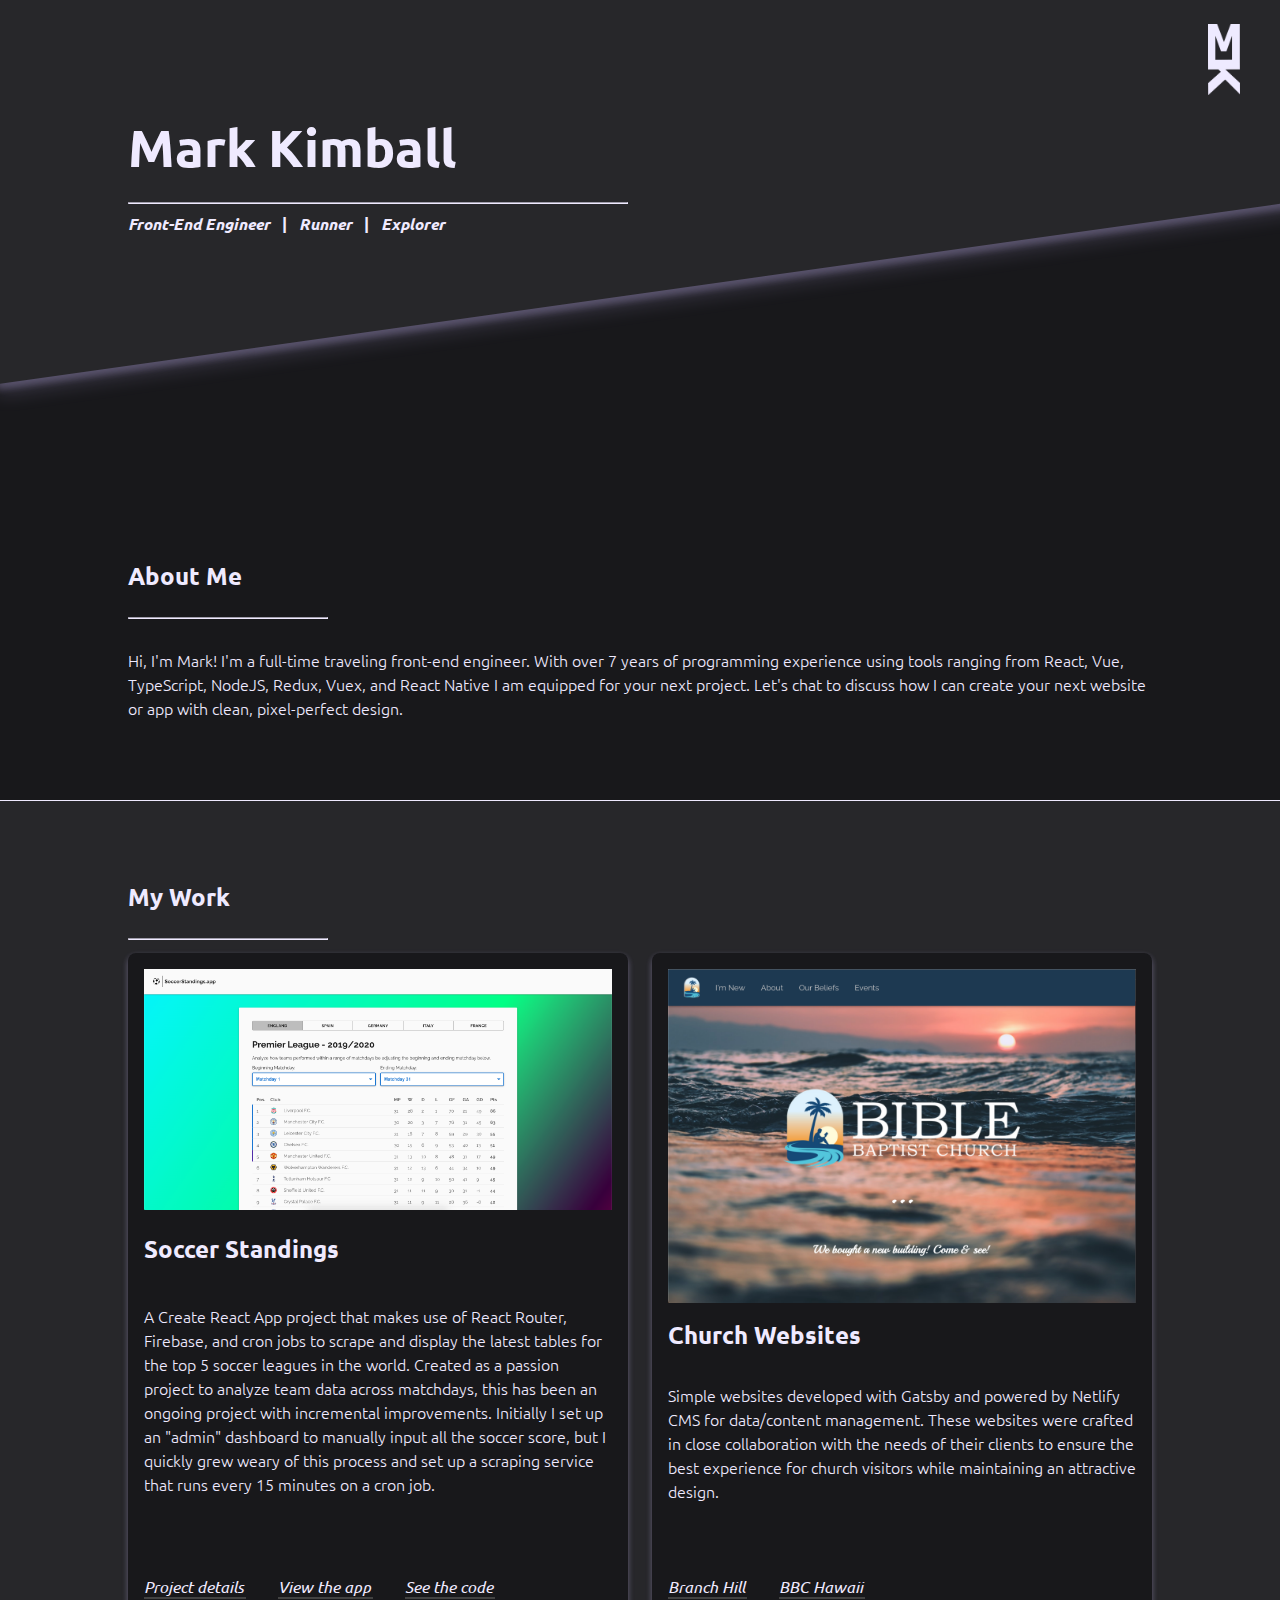
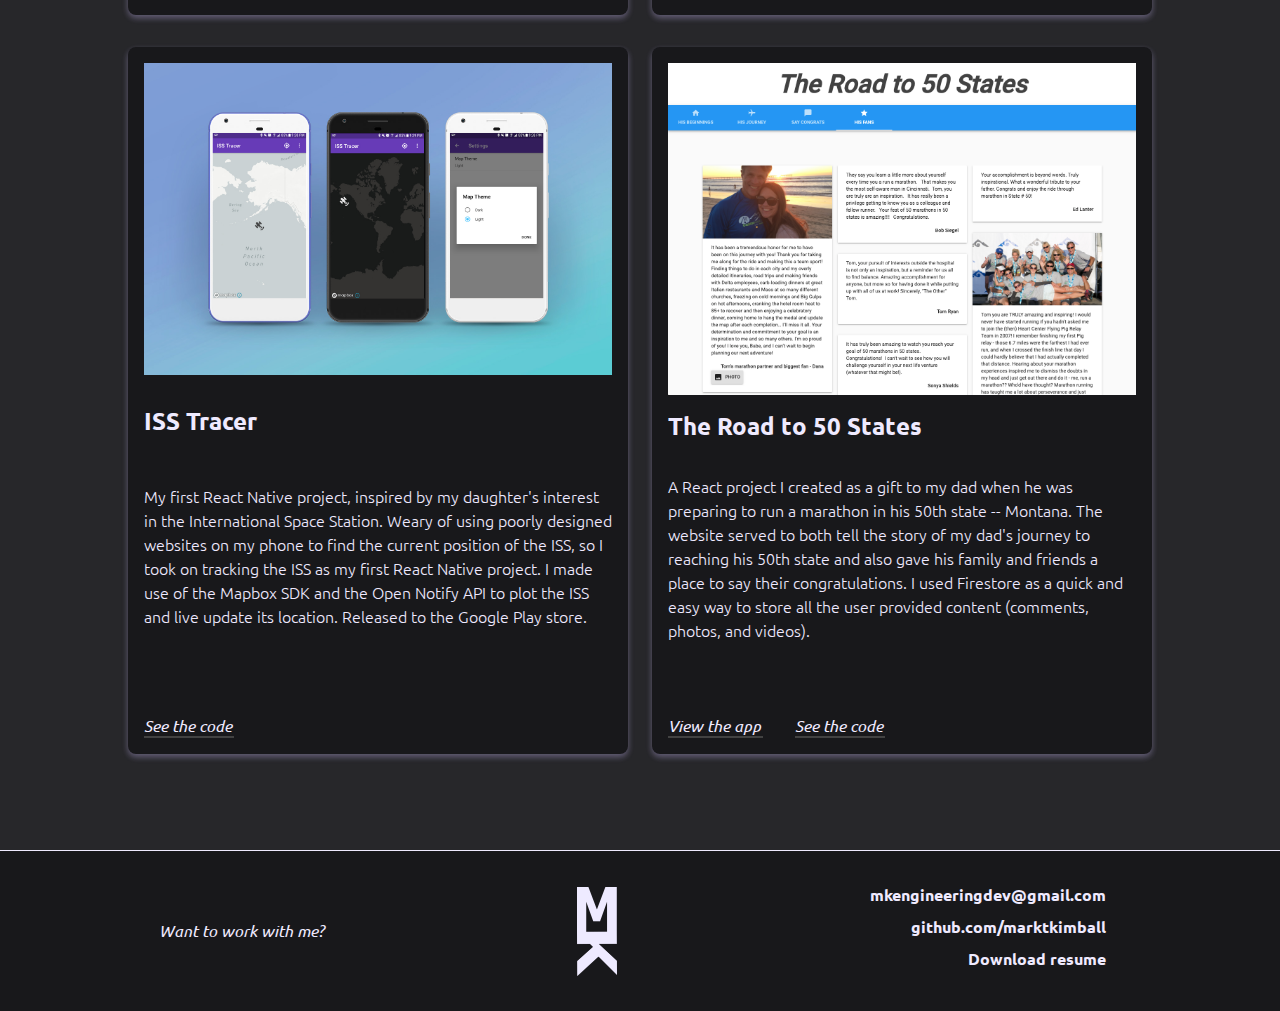
<file: index.html>
<!DOCTYPE html>
<html lang="en">
  <head>
    <meta charset="UTF-8" />
    <meta name="viewport" content="width=device-width, initial-scale=1.0" />
    <meta http-equiv="X-UA-Compatible" content="ie=edge" />
    <link rel="shortcut icon" href="./assets/favicon.ico" />
    <link
      href="https://fonts.googleapis.com/css?family=Ubuntu"
      rel="stylesheet"
    />
    <link href="./main.css" rel="stylesheet" type="text/css" />
    <title>Mark Kimball</title>
  </head>

  <body>
    <img
      class="header-logo colorize"
      src="./assets/wordmark.png"
      alt="wordmark logo"
    />
    <header>
      <div class="stripe-container">
        <div class="stripe elevation-3"></div>
      </div>
      <div class="title">
        <h1>Mark Kimball</h1>
        <hr />
        <h4 class="interests-container">
          <span>Front-End Engineer</span>
          <span class="interests-divider">|</span>
          <span>Runner</span>
          <span class="interests-divider">|</span>
          <span>Explorer</span>
        </h4>
      </div>
    </header>
    <section class="about">
      <div>
        <h2>About Me</h2>
        <hr />
      </div>
      <div>
        <p>
          Hi, I'm Mark! I'm a full-time traveling front-end engineer. With over
          7 years of programming experience using tools ranging from React, Vue,
          TypeScript, NodeJS, Redux, Vuex, and React Native I am equipped for
          your next project. Let's chat to discuss how I can create your next
          website or app with clean, pixel-perfect design.
        </p>
      </div>
    </section>
    <section class="projects">
      <div class="projects-section-title">
        <h2>My Work</h2>
        <hr />
      </div>
      <div class="project-grid">
        <div class="card elevation-2">
          <img
            class="card-media"
            src="./assets/soccer-standings-1.png"
            alt="soccer standings overview"
          />
          <h2>Soccer Standings</h2>
          <p>
            A Create React App project that makes use of React Router, Firebase,
            and cron jobs to scrape and display the latest tables for the top 5
            soccer leagues in the world. Created as a passion project to analyze
            team data across matchdays, this has been an ongoing project with
            incremental improvements. Initially I set up an "admin" dashboard to
            manually input all the soccer score, but I quickly grew weary of
            this process and set up a scraping service that runs every 15
            minutes on a cron job.
          </p>
          <div class="extras">
            <a class="view-link project-link" href="./soccer-standings.html">
              Project details
            </a>
            <a
              class="view-link"
              href="https://soccer-table-c68e5.web.app/league/england"
              rel="noopener noreferer"
              target="_blanket"
            >
              View the app
            </a>
            <a
              class="view-link code-link"
              href="https://github.com/marktkimball/soccer-table"
              rel="noopener noreferer"
              target="_blanket"
            >
              See the code
            </a>
          </div>
        </div>
        <div class="card elevation-2">
          <img
            class="card-media"
            src="./assets/church-websites-1.png"
            alt="iss tracer overview"
          />
          <h2>Church Websites</h2>
          <p>
            Simple websites developed with Gatsby and powered by Netlify CMS for
            data/content management. These websites were crafted in close
            collaboration with the needs of their clients to ensure the best
            experience for church visitors while maintaining an attractive
            design.
          </p>
          <div class="extras">
            <a
              class="view-link"
              href="https://branch-hill-baptist.netlify.app/"
              rel="noopener noreferer"
              target="_blanket"
            >
              Branch Hill
            </a>
            <a
              class="view-link code-link"
              href="https://roaring-cactus-b03f63.netlify.app/"
              rel="noopener noreferer"
              target="_blanket"
            >
              BBC Hawaii
            </a>
          </div>
        </div>
        <div class="card elevation-2">
          <img
            class="card-media"
            src="./assets/iss-tracer.jpg"
            alt="iss tracer overview"
          />
          <h2>ISS Tracer</h2>
          <p>
            My first React Native project, inspired by my daughter's interest in
            the International Space Station. Weary of using poorly designed
            websites on my phone to find the current position of the ISS, so I
            took on tracking the ISS as my first React Native project. I made
            use of the Mapbox SDK and the Open Notify API to plot the ISS and
            live update its location. Released to the Google Play store.
          </p>
          <div class="extras">
            <a
              class="view-link code-link"
              href="https://github.com/marktkimball/iss-tracker"
              rel="noopener noreferer"
              target="_blanket"
            >
              See the code
            </a>
          </div>
        </div>
        <div class="card elevation-2">
          <img
            class="card-media"
            src="./assets/the-road-to-50-states-2.png"
            alt="50 states marathon overview"
          />
          <h2>The Road to 50 States</h2>
          <p>
            A React project I created as a gift to my dad when he was preparing
            to run a marathon in his 50th state -- Montana. The website served
            to both tell the story of my dad's journey to reaching his 50th
            state and also gave his family and friends a place to say their
            congratulations. I used Firestore as a quick and easy way to store
            all the user provided content (comments, photos, and videos).
          </p>
          <div class="extras">
            <a
              class="view-link"
              href="https://marathon-50-states.web.app/"
              rel="noopener noreferer"
              target="_blanket"
            >
              View the app
            </a>
            <a
              class="view-link code-link"
              href="https://github.com/marktkimball/50-state-marathons"
              rel="noopener noreferer"
              target="_blanket"
            >
              See the code
            </a>
          </div>
        </div>
      </div>
    </section>
    <footer>
      <img
        class="footer-wordmark mobile colorize"
        src="./assets/wordmark.png"
        alt="wordmark logo"
      />
      <p class="want-to-work-title">Want to work with me?</p>
      <img
        class="footer-wordmark desktop colorize"
        src="./assets/wordmark.png"
      />
      <div>
        <a class="contact-link" href="mailto:mkengineeringdev@gmail.com">
          mkengineeringdev@gmail.com
        </a>
        <a
          class="contact-link"
          href="https://www.github.com/marktkimball"
          rel="noopener noreferer"
          target="_blanket"
        >
          github.com/marktkimball
        </a>
        <a class="contact-link" download href="./assets/resume.pdf"
          >Download resume</a
        >
      </div>
    </footer>
  </body>
</html>
</file>
<file: main.css>
:root {
  --dark-grey: #18181b;
  --purple-frost: #efeaff;
}

*,
*:before,
*:after {
  box-sizing: border-box;
}

html {
  font-size: 10px;
}

body {
  background-color: var(--dark-grey);
  color: var(--purple-frost);
  font-family: "Ubuntu", sans-serif;
  font-size: 1.6rem;
  font-weight: 100;
  line-height: 2.4rem;
  margin: 0;
}

a {
  text-decoration: none;
  color: inherit;
}

header {
  height: 48rem;
  overflow: hidden;
  position: relative;
  width: 100vw;
}

.header-logo {
  position: absolute;
  right: 4rem;
  top: 2.4rem;
  width: 3.2rem;
  z-index: 1;
  animation: fadein 2000ms;
}

.colorize {
  filter: invert(86%) sepia(9%) saturate(407%) hue-rotate(209deg)
    brightness(105%) contrast(102%);
}

.stripe-container {
  top: -28rem;
  left: -5rem;
  position: absolute;
  width: 120vw;
}

.stripe {
  height: 56rem;
  left: 0;
  right: 0;
  transform: rotate(-8deg);
  background: #27272a;
}

.title {
  color: var(--purple-frost);
  display: flex;
  flex-direction: column;
  height: 70%;
  justify-content: center;
  margin: 0 10%;
  position: relative;
  animation: fadein 2000ms, slideIn 1000ms forwards;
}

.title > h1 {
  font-size: 5.2rem;
}

.title > hr {
  border-color: var(--purple-frost);
  width: 100%;
  max-width: 50rem;
  margin-left: 0;
}

.interests-container {
  font-style: italic;
  display: flex;
  margin: 0;
}

.interests-divider {
  font-style: normal;
  margin: 0 1.2rem;
}

section {
  border-bottom: 0.1rem solid var(--purple-frost);
  padding: 6.4rem 10%;
}

section hr {
  border-color: var(--purple-frost);
  display: inline-block;
  width: 20rem;
}

.view-link {
  color: var(--purple-frost);
  display: inline-block;
  font-style: italic;
  position: relative;
  overflow: hidden;
  padding-right: 0.2rem;
  margin: 0.8rem 3.2rem 0 0;
}

.view-link::before {
  content: "";
  background-color: #ff7043;
  opacity: 0;
  position: absolute;
  top: 0.8rem;
  bottom: 0.8rem;
  left: -2.4rem;
  transition: all 200ms ease-in-out;
  width: 100%;
  height: 0.5rem;
}

.code-link::before {
  background-color: #039be5;
}

.project-link::before {
  background-color: #00897b;
}

.view-link:hover::before {
  left: 0.5rem;
  opacity: 0.5;
}

.view-link::after {
  content: "";
  background-color: #424242;
  height: 0.2rem;
  width: 100%;
  position: absolute;
  bottom: 0;
  right: 0;
  left: 0;
  transition: all 200ms ease-in-out;
}

.view-link:hover::after {
  left: 100%;
  right: unset;
}

.projects {
  background: #27272a;
}

.project-grid {
  display: grid;
  grid-template-columns: 1fr 1fr;
  column-gap: 2.4rem;
}

.card {
  background: var(--dark-grey);
  border-radius: 0.8rem;
  display: flex;
  flex-direction: column;
  justify-content: space-between;
  margin-bottom: 3.2rem;
  padding: 1.6rem;
  transition: all ease-in-out 250ms;
}

.card:hover {
  box-shadow: 0 1rem 2rem rgba(207, 190, 255, 0.19),
    0 0.6rem 0.6rem rgba(207, 190, 255, 0.23);
}

.card-media {
  display: block;
  height: auto;
  margin: 0 auto;
  max-height: 360px;
  max-width: 100%;
  width: auto;
}

.card-title-container {
  align-items: center;
  display: flex;
}

.card-title-container > h2 {
  margin-right: 3.2rem;
}

.extras {
  align-items: center;
  display: flex;
  flex-wrap: wrap;
  margin-top: 4.8rem;
}

footer {
  align-items: center;
  display: flex;
  justify-content: space-around;
  padding: 3.2rem;
  background-color: var(--dark-grey);
}

.want-to-work-title {
  font-style: italic;
}

.footer-wordmark {
  width: 4rem;
}

.contact-link {
  display: block;
  font-weight: bold;
  margin: 0 1.6rem 0.8rem 0;
  text-align: right;
}

.contact-link:hover {
  text-decoration: underline;
}

.mobile {
  display: none;
}

.elevation-1 {
  box-shadow: 0 0.1rem 0.3rem rgba(207, 190, 255, 0.12),
    0 0.1rem 0.2rem rgba(207, 190, 255, 0.24);
}

.elevation-2 {
  box-shadow: 0 0.3rem 0.6rem rgba(207, 190, 255, 0.16),
    0 0.3rem 0.6rem rgba(207, 190, 255, 0.23);
}

.elevation-3 {
  box-shadow: 0 1rem 2rem rgba(207, 190, 255, 0.19),
    0 0.6rem 0.6rem rgba(207, 190, 255, 0.23);
}

.elevation-5 {
  box-shadow: 0 1.9rem 3.8rem rgba(207, 190, 255, 0.3),
    0 1.5rem 1.2rem rgba(207, 190, 255, 0.22);
}

@media screen and (max-width: 414px) {
  .title {
    margin: 0 1.6rem;
  }

  .title h1 {
    font-size: 4.2rem;
  }

  .about {
    padding: 0 1.6rem 3.2rem 1.6rem;
  }

  .card-title-container {
    align-items: flex-start;
    flex-direction: column;
  }

  .projects {
    padding: 1.6rem;
  }

  .projects-section-title {
    margin: 0 1.6rem;
  }

  .interests-container {
    flex-direction: column;
  }

  .interests-divider {
    display: none;
  }

  .view-link {
    font-size: 1.5rem;
  }
}

@media screen and (max-width: 768px) {
  footer {
    flex-direction: column;
  }

  .desktop {
    display: none;
  }

  .mobile {
    display: block;
  }

  .project-grid {
    grid-template-columns: 1fr;
  }

  .want-to-work-title {
    border-bottom: 0.1rem solid #000;
    margin: 3.2rem 0 3.2rem 0;
    padding: 3.2rem 0;
    text-align: center;
    width: 60%;
  }

  .contact-link {
    text-align: center;
    margin: 0 0 0.8rem 0;
  }

  .contact-divider {
    display: none;
  }
}

@keyframes fadein {
  from {
    opacity: 0;
  }
  to {
    opacity: 1;
  }
}

@keyframes slideIn {
  from {
    transform: translateY(2.4rem);
  }
  to {
    transform: translateY(0);
  }
}
</file>
